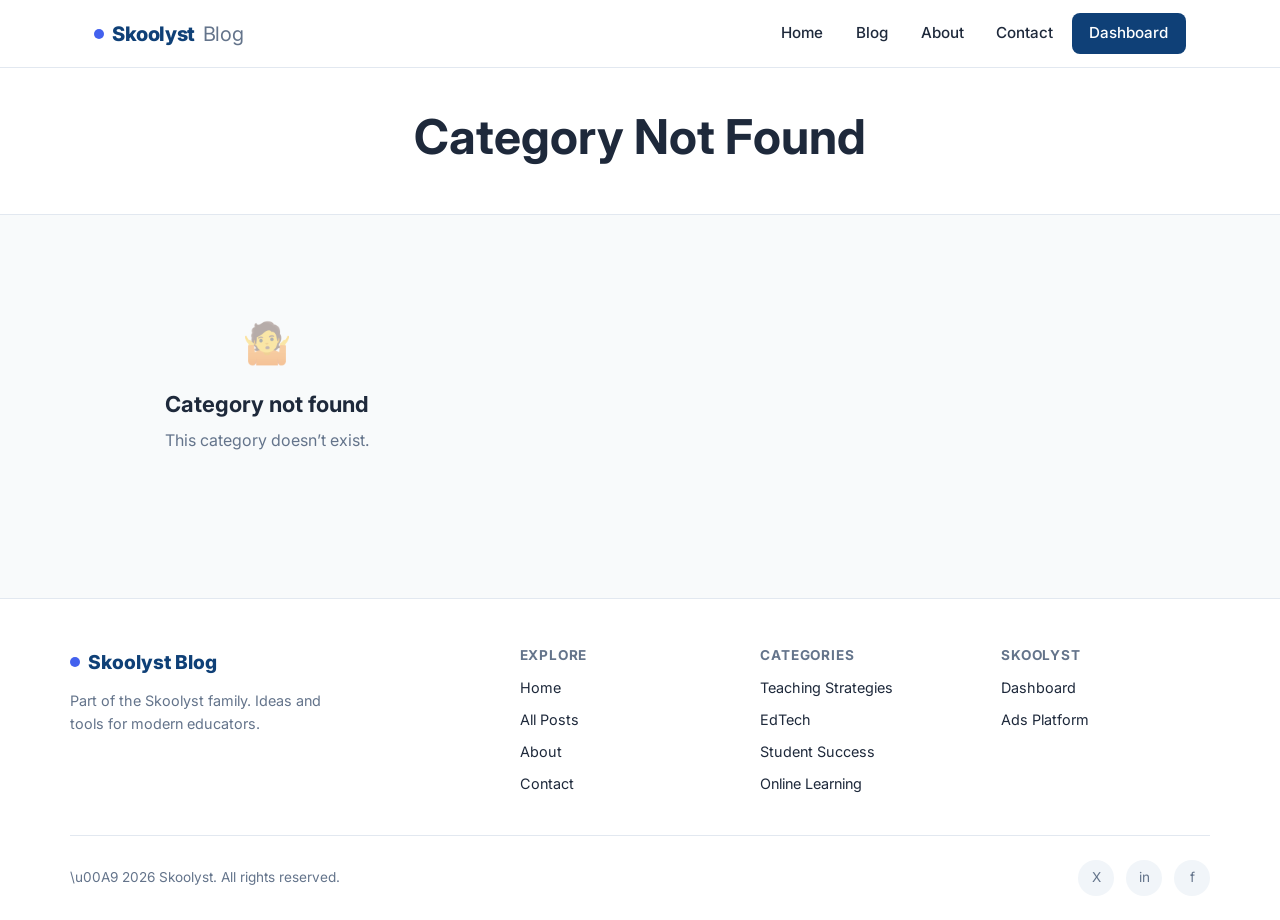
<file: category.html>
<!doctype html>
<html lang="en">
<head>
  <meta charset="UTF-8" />
  <meta name="viewport" content="width=device-width, initial-scale=1.0" />
  <title>Category \u2014 Skoolyst Blog</title>
  <meta name="description" content="Browse posts by category on the Skoolyst blog." />
  <link rel="preconnect" href="https://fonts.googleapis.com" />
  <link rel="preconnect" href="https://fonts.gstatic.com" crossorigin />
  <link href="https://fonts.googleapis.com/css2?family=Inter:wght@400;500;600;700;800&family=JetBrains+Mono:wght@400;500&display=swap" rel="stylesheet" />
  <link rel="stylesheet" href="assets/css/style.css" />
</head>
<body>
  <nav class="site-nav" aria-label="Main navigation">
    <div class="nav-inner">
      <a href="index.html" class="brand">
        <span class="brand-dot"></span>
        Skoolyst<span style="font-weight:400;color:var(--text-muted)"> Blog</span>
      </a>
      <button class="nav-toggle" aria-label="Toggle navigation" aria-expanded="false">
        <span aria-hidden="true">\u2630</span>
      </button>
      <ul class="nav-links">
        <li><a href="index.html">Home</a></li>
        <li><a href="blog.html">Blog</a></li>
        <li><a href="about.html">About</a></li>
        <li><a href="contact.html">Contact</a></li>
        <li><a href="dashboard/index.html" class="nav-cta">Dashboard</a></li>
      </ul>
    </div>
  </nav>

  <header class="archive-header">
    <h1 id="category-title">Category</h1>
    <p id="category-desc"></p>
  </header>

  <section class="section">
    <div id="category-posts" class="post-grid"></div>
  </section>

  <footer class="site-footer">
    <div class="footer-inner">
      <div class="footer-brand">
        <div class="brand">
          <span class="brand-dot"></span>
          Skoolyst Blog
        </div>
        <p>Part of the Skoolyst family. Ideas and tools for modern educators.</p>
      </div>
      <div>
        <h4>Explore</h4>
        <ul>
          <li><a href="index.html">Home</a></li>
          <li><a href="blog.html">All Posts</a></li>
          <li><a href="about.html">About</a></li>
          <li><a href="contact.html">Contact</a></li>
        </ul>
      </div>
      <div>
        <h4>Categories</h4>
        <ul>
          <li><a href="category.html?cat=teaching-strategies">Teaching Strategies</a></li>
          <li><a href="category.html?cat=edtech">EdTech</a></li>
          <li><a href="category.html?cat=student-success">Student Success</a></li>
          <li><a href="category.html?cat=online-learning">Online Learning</a></li>
        </ul>
      </div>
      <div>
        <h4>Skoolyst</h4>
        <ul>
          <li><a href="dashboard/index.html">Dashboard</a></li>
          <li><a href="https://ads.skoolyst.com" rel="noopener noreferrer">Ads Platform</a></li>
        </ul>
      </div>
    </div>
    <div class="footer-bottom">
      <span>\u00A9 2026 Skoolyst. All rights reserved.</span>
      <div class="footer-socials">
        <a href="#" aria-label="Twitter" rel="noopener noreferrer">X</a>
        <a href="#" aria-label="LinkedIn" rel="noopener noreferrer">in</a>
        <a href="#" aria-label="Facebook" rel="noopener noreferrer">f</a>
      </div>
    </div>
  </footer>

  <script src="assets/js/utils.js"></script>
  <script src="assets/js/api.js"></script>
  <script src="assets/js/components.js"></script>
  <script src="assets/js/app.js"></script>
</body>
</html>
</file>
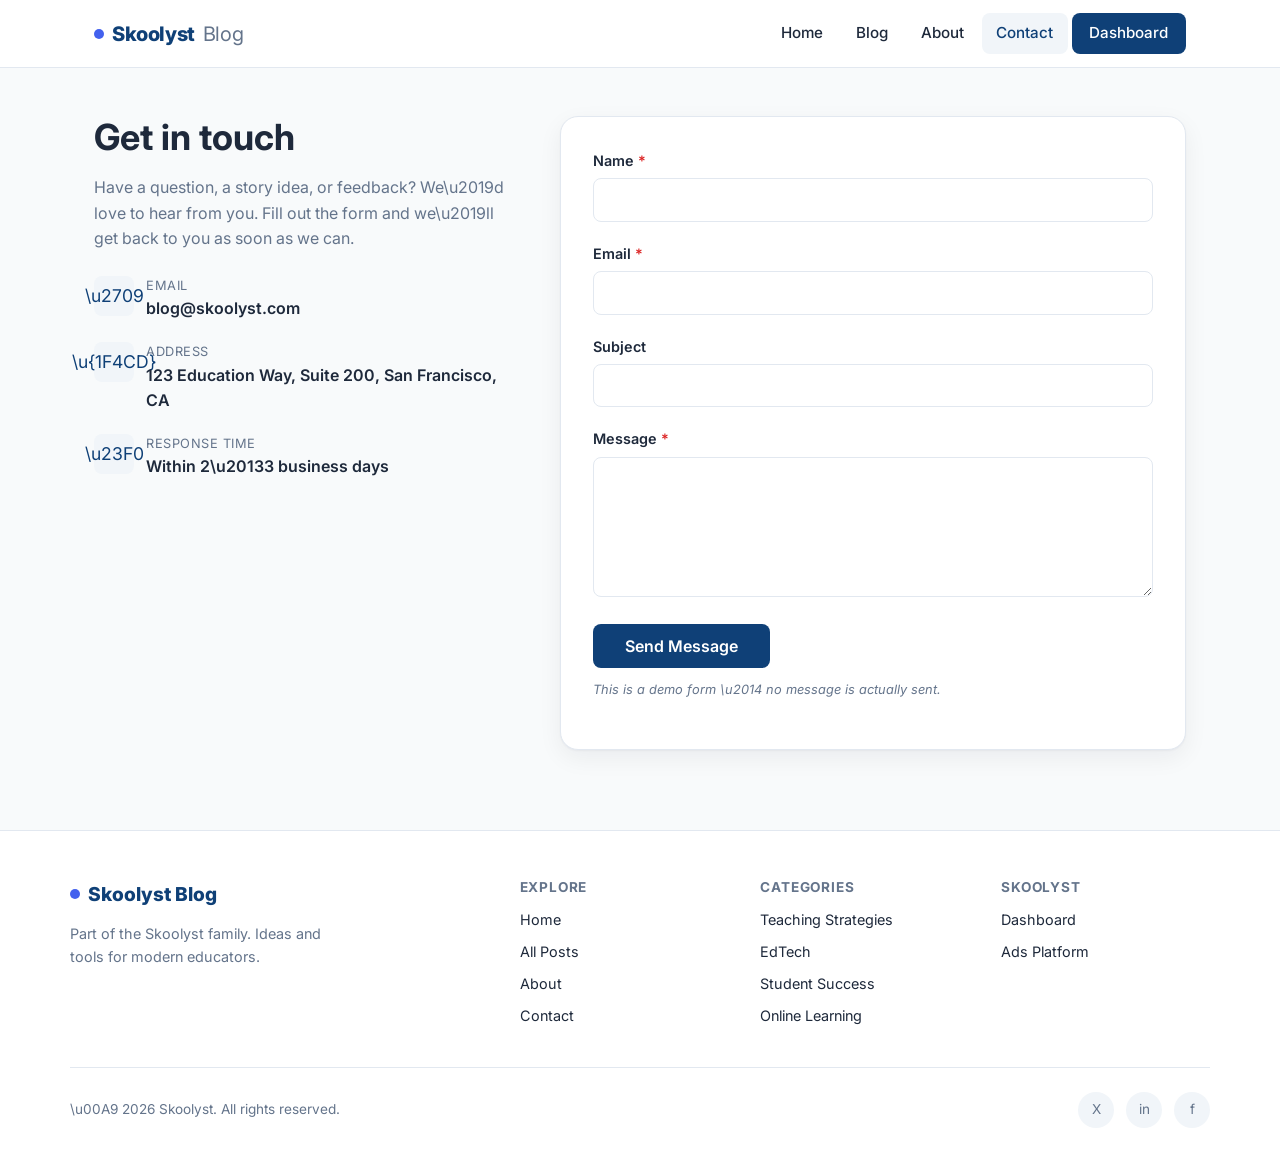
<file: contact.html>
<!doctype html>
<html lang="en">
<head>
  <meta charset="UTF-8" />
  <meta name="viewport" content="width=device-width, initial-scale=1.0" />
  <title>Contact \u2014 Skoolyst Blog</title>
  <meta name="description" content="Get in touch with the Skoolyst blog team." />
  <link rel="preconnect" href="https://fonts.googleapis.com" />
  <link rel="preconnect" href="https://fonts.gstatic.com" crossorigin />
  <link href="https://fonts.googleapis.com/css2?family=Inter:wght@400;500;600;700;800&family=JetBrains+Mono:wght@400;500&display=swap" rel="stylesheet" />
  <link rel="stylesheet" href="assets/css/style.css" />
</head>
<body>
  <nav class="site-nav" aria-label="Main navigation">
    <div class="nav-inner">
      <a href="index.html" class="brand">
        <span class="brand-dot"></span>
        Skoolyst<span style="font-weight:400;color:var(--text-muted)"> Blog</span>
      </a>
      <button class="nav-toggle" aria-label="Toggle navigation" aria-expanded="false">
        <span aria-hidden="true">\u2630</span>
      </button>
      <ul class="nav-links">
        <li><a href="index.html">Home</a></li>
        <li><a href="blog.html">Blog</a></li>
        <li><a href="about.html">About</a></li>
        <li><a href="contact.html" class="active">Contact</a></li>
        <li><a href="dashboard/index.html" class="nav-cta">Dashboard</a></li>
      </ul>
    </div>
  </nav>

  <div class="contact-wrap">
    <div class="contact-info">
      <h2>Get in touch</h2>
      <p>Have a question, a story idea, or feedback? We\u2019d love to hear from you. Fill out the form and we\u2019ll get back to you as soon as we can.</p>
      <div class="info-item">
        <div class="info-icon" aria-hidden="true">\u2709</div>
        <div>
          <div class="info-label">Email</div>
          <div class="info-value">blog@skoolyst.com</div>
        </div>
      </div>
      <div class="info-item">
        <div class="info-icon" aria-hidden="true">\u{1F4CD}</div>
        <div>
          <div class="info-label">Address</div>
          <div class="info-value">123 Education Way, Suite 200, San Francisco, CA</div>
        </div>
      </div>
      <div class="info-item">
        <div class="info-icon" aria-hidden="true">\u23F0</div>
        <div>
          <div class="info-label">Response Time</div>
          <div class="info-value">Within 2\u20133 business days</div>
        </div>
      </div>
    </div>

    <form class="contact-form" id="contact-form-el" novalidate>
      <div class="form-group">
        <label for="contact-name">Name <span style="color:var(--error)">*</span></label>
        <input type="text" id="contact-name" name="name" required />
        <div class="form-error" data-error="name"></div>
      </div>
      <div class="form-group">
        <label for="contact-email">Email <span style="color:var(--error)">*</span></label>
        <input type="email" id="contact-email" name="email" required />
        <div class="form-error" data-error="email"></div>
      </div>
      <div class="form-group">
        <label for="contact-subject">Subject</label>
        <input type="text" id="contact-subject" name="subject" />
      </div>
      <div class="form-group">
        <label for="contact-message">Message <span style="color:var(--error)">*</span></label>
        <textarea id="contact-message" name="message" required></textarea>
        <div class="form-error" data-error="message"></div>
      </div>
      <button type="submit">Send Message</button>
      <p class="form-note">This is a demo form \u2014 no message is actually sent.</p>
    </form>
  </div>

  <footer class="site-footer">
    <div class="footer-inner">
      <div class="footer-brand">
        <div class="brand">
          <span class="brand-dot"></span>
          Skoolyst Blog
        </div>
        <p>Part of the Skoolyst family. Ideas and tools for modern educators.</p>
      </div>
      <div>
        <h4>Explore</h4>
        <ul>
          <li><a href="index.html">Home</a></li>
          <li><a href="blog.html">All Posts</a></li>
          <li><a href="about.html">About</a></li>
          <li><a href="contact.html">Contact</a></li>
        </ul>
      </div>
      <div>
        <h4>Categories</h4>
        <ul>
          <li><a href="category.html?cat=teaching-strategies">Teaching Strategies</a></li>
          <li><a href="category.html?cat=edtech">EdTech</a></li>
          <li><a href="category.html?cat=student-success">Student Success</a></li>
          <li><a href="category.html?cat=online-learning">Online Learning</a></li>
        </ul>
      </div>
      <div>
        <h4>Skoolyst</h4>
        <ul>
          <li><a href="dashboard/index.html">Dashboard</a></li>
          <li><a href="https://ads.skoolyst.com" rel="noopener noreferrer">Ads Platform</a></li>
        </ul>
      </div>
    </div>
    <div class="footer-bottom">
      <span>\u00A9 2026 Skoolyst. All rights reserved.</span>
      <div class="footer-socials">
        <a href="#" aria-label="Twitter" rel="noopener noreferrer">X</a>
        <a href="#" aria-label="LinkedIn" rel="noopener noreferrer">in</a>
        <a href="#" aria-label="Facebook" rel="noopener noreferrer">f</a>
      </div>
    </div>
  </footer>

  <script src="assets/js/utils.js"></script>
  <script src="assets/js/api.js"></script>
  <script src="assets/js/components.js"></script>
  <script src="assets/js/app.js"></script>
</body>
</html>
</file>
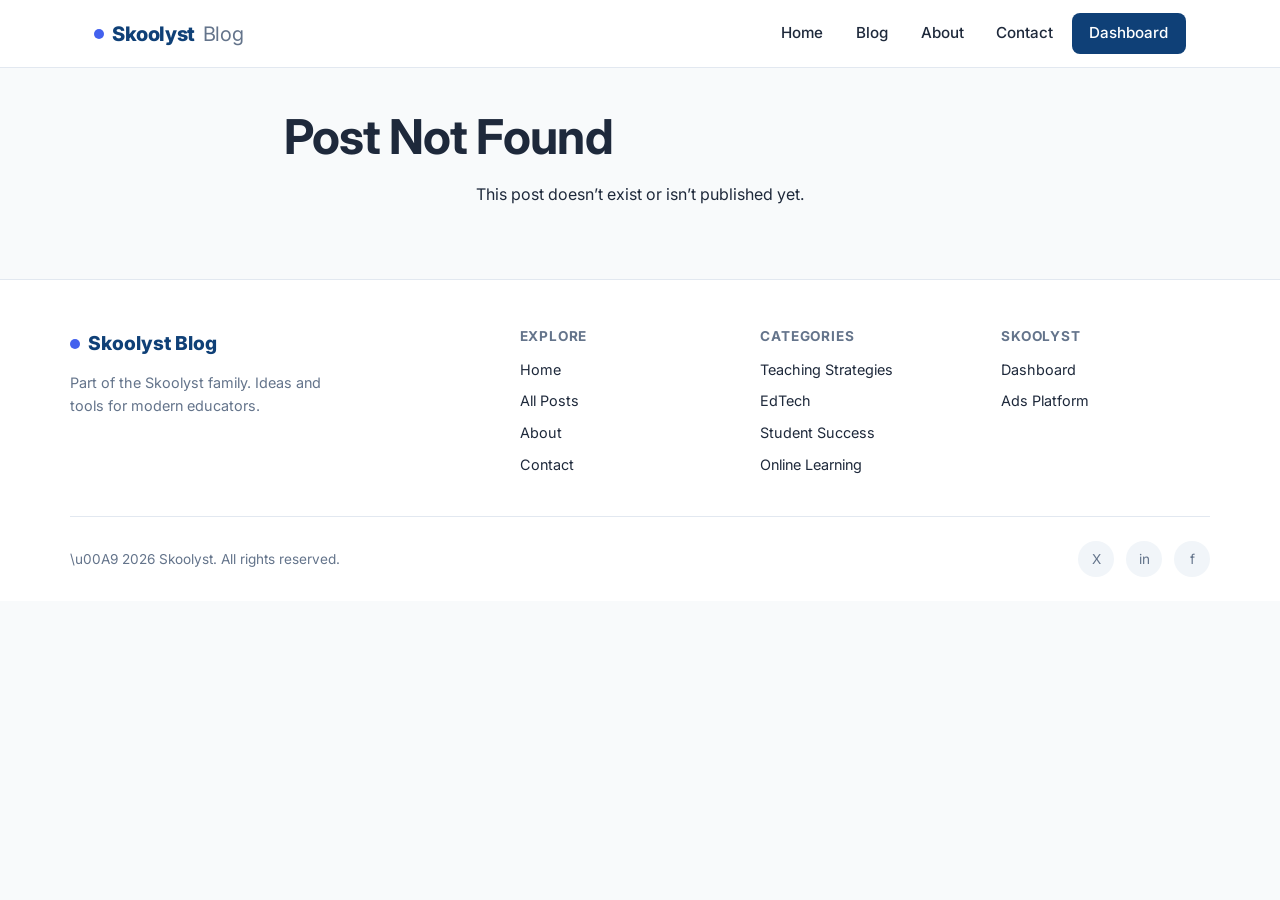
<file: post.html>
<!doctype html>
<html lang="en">
<head>
  <meta charset="UTF-8" />
  <meta name="viewport" content="width=device-width, initial-scale=1.0" />
  <title>Article \u2014 Skoolyst Blog</title>
  <meta name="description" content="Read the full article on the Skoolyst blog." />
  <link rel="preconnect" href="https://fonts.googleapis.com" />
  <link rel="preconnect" href="https://fonts.gstatic.com" crossorigin />
  <link href="https://fonts.googleapis.com/css2?family=Inter:wght@400;500;600;700;800&family=JetBrains+Mono:wght@400;500&display=swap" rel="stylesheet" />
  <link rel="stylesheet" href="assets/css/style.css" />
</head>
<body>
  <nav class="site-nav" aria-label="Main navigation">
    <div class="nav-inner">
      <a href="index.html" class="brand">
        <span class="brand-dot"></span>
        Skoolyst<span style="font-weight:400;color:var(--text-muted)"> Blog</span>
      </a>
      <button class="nav-toggle" aria-label="Toggle navigation" aria-expanded="false">
        <span aria-hidden="true">\u2630</span>
      </button>
      <ul class="nav-links">
        <li><a href="index.html">Home</a></li>
        <li><a href="blog.html">Blog</a></li>
        <li><a href="about.html">About</a></li>
        <li><a href="contact.html">Contact</a></li>
        <li><a href="dashboard/index.html" class="nav-cta">Dashboard</a></li>
      </ul>
    </div>
  </nav>

  <article id="post-content">
    <header class="post-hero" id="post-hero"></header>
    <div class="post-cover-wrap" id="post-cover-wrap"></div>
    <div class="post-body" id="post-body"></div>
    <div class="post-tags" id="post-tags"></div>
    <div class="author-block" id="author-block"></div>
    <div class="share-row" id="share-row">
      <span class="share-label">Share:</span>
      <button class="share-btn" onclick="sharePost('twitter', window.location.href, document.title)" aria-label="Share on Twitter">X</button>
      <button class="share-btn" onclick="sharePost('facebook', window.location.href, document.title)" aria-label="Share on Facebook">f</button>
      <button class="share-btn" onclick="sharePost('linkedin', window.location.href, document.title)" aria-label="Share on LinkedIn">in</button>
    </div>
    <section class="comments-section" id="comments-section">
      <h3>Comments</h3>
      <div id="comments-list"></div>
      <form class="comment-form" id="comment-form-el">
        <label for="comment-name" class="visually-hidden">Your name</label>
        <input type="text" id="comment-name" name="comment-name" placeholder="Your name" required />
        <label for="comment-email" class="visually-hidden">Your email</label>
        <input type="email" id="comment-email" name="comment-email" placeholder="Your email" required />
        <label for="comment-text" class="visually-hidden">Write a comment</label>
        <textarea id="comment-text" placeholder="Share your thoughts\u2026" required></textarea>
        <button type="submit">Post Comment</button>
        <p class="form-note">Comments are moderated and will appear once approved.</p>
      </form>
    </section>
  </article>

  <section class="related-posts" id="related-posts">
    <h3>Related Articles</h3>
  </section>

  <footer class="site-footer">
    <div class="footer-inner">
      <div class="footer-brand">
        <div class="brand">
          <span class="brand-dot"></span>
          Skoolyst Blog
        </div>
        <p>Part of the Skoolyst family. Ideas and tools for modern educators.</p>
      </div>
      <div>
        <h4>Explore</h4>
        <ul>
          <li><a href="index.html">Home</a></li>
          <li><a href="blog.html">All Posts</a></li>
          <li><a href="about.html">About</a></li>
          <li><a href="contact.html">Contact</a></li>
        </ul>
      </div>
      <div>
        <h4>Categories</h4>
        <ul>
          <li><a href="category.html?cat=teaching-strategies">Teaching Strategies</a></li>
          <li><a href="category.html?cat=edtech">EdTech</a></li>
          <li><a href="category.html?cat=student-success">Student Success</a></li>
          <li><a href="category.html?cat=online-learning">Online Learning</a></li>
        </ul>
      </div>
      <div>
        <h4>Skoolyst</h4>
        <ul>
          <li><a href="dashboard/index.html">Dashboard</a></li>
          <li><a href="https://ads.skoolyst.com" rel="noopener noreferrer">Ads Platform</a></li>
        </ul>
      </div>
    </div>
    <div class="footer-bottom">
      <span>\u00A9 2026 Skoolyst. All rights reserved.</span>
      <div class="footer-socials">
        <a href="#" aria-label="Twitter" rel="noopener noreferrer">X</a>
        <a href="#" aria-label="LinkedIn" rel="noopener noreferrer">in</a>
        <a href="#" aria-label="Facebook" rel="noopener noreferrer">f</a>
      </div>
    </div>
  </footer>

  <script src="assets/js/utils.js"></script>
  <script src="assets/js/api.js"></script>
  <script src="assets/js/components.js"></script>
  <script src="assets/js/app.js"></script>
</body>
</html>
</file>
<file: assets/css/style.css>
/* ============================================================
   style.css — public site styles + shared design tokens
   blog.skoolyst.com
   ============================================================ */

:root {
  /* Brand */
  --primary: #0f4077;
  --primary-hover: #0a2d52;
  --secondary: #4361ee;
  --secondary-hover: #3451d4;

  /* Neutrals */
  --bg: #f8fafb;
  --bg-alt: #f1f5f9;
  --border: #e2e8f0;
  --text: #1e293b;
  --text-muted: #64748b;
  --white: #ffffff;

  /* Status */
  --success: #16a34a;
  --success-bg: #dcfce7;
  --warning: #d97706;
  --warning-bg: #fef3c7;
  --error: #dc2626;
  --error-bg: #fee2e2;
  --info: #0284c7;
  --info-bg: #e0f2fe;

  /* Radius */
  --radius-sm: 8px;
  --radius: 12px;
  --radius-lg: 18px;

  /* Shadow */
  --shadow: 0 1px 2px rgba(15, 23, 42, .04), 0 8px 24px rgba(15, 23, 42, .06);
  --shadow-hover: 0 4px 8px rgba(15, 23, 42, .06), 0 16px 40px rgba(15, 23, 42, .10);
  --shadow-sm: 0 1px 2px rgba(15, 23, 42, .05);

  /* Layout */
  --nav-height: 68px;
  --max-width: 1140px;

  /* Font */
  --font-sans: 'Inter', system-ui, -apple-system, 'Segoe UI', Roboto, sans-serif;
  --font-mono: 'JetBrains Mono', 'SF Mono', Consolas, monospace;
}

/* ---- Reset ---- */
*, *::before, *::after { box-sizing: border-box; }

html { scroll-behavior: smooth; }

body {
  margin: 0;
  font-family: var(--font-sans);
  font-size: 16px;
  line-height: 1.6;
  color: var(--text);
  background-color: var(--bg);
  -webkit-font-smoothing: antialiased;
  -moz-osx-font-smoothing: grayscale;
}

a { color: var(--secondary); text-decoration: none; transition: color .2s; }
a:hover { color: var(--primary); }

img { max-width: 100%; height: auto; display: block; }

h1, h2, h3, h4, h5, h6 {
  font-weight: 700;
  line-height: 1.2;
  color: var(--text);
  margin: 0 0 .5em;
}

h1 { font-size: clamp(2rem, 5vw, 3rem); }
h2 { font-size: clamp(1.5rem, 3.5vw, 2.25rem); }
h3 { font-size: 1.375rem; }
h4 { font-size: 1.125rem; }

p { margin: 0 0 1rem; }

:focus-visible {
  outline: 3px solid var(--secondary);
  outline-offset: 2px;
  border-radius: 4px;
}

/* ---- Navbar ---- */
.site-nav {
  position: sticky;
  top: 0;
  z-index: 1030;
  background: rgba(255, 255, 255, .92);
  backdrop-filter: saturate(180%) blur(12px);
  -webkit-backdrop-filter: saturate(180%) blur(12px);
  border-bottom: 1px solid var(--border);
  height: var(--nav-height);
  display: flex;
  align-items: center;
}

.site-nav .nav-inner {
  width: 100%;
  max-width: var(--max-width);
  margin: 0 auto;
  padding: 0 1.5rem;
  display: flex;
  align-items: center;
  justify-content: space-between;
  gap: 1rem;
}

.site-nav .brand {
  display: flex;
  align-items: center;
  gap: .5rem;
  font-weight: 800;
  font-size: 1.25rem;
  color: var(--primary);
  letter-spacing: -.02em;
}

.site-nav .brand .brand-dot {
  width: 10px;
  height: 10px;
  border-radius: 50%;
  background: var(--secondary);
  flex-shrink: 0;
}

.site-nav .nav-links {
  display: flex;
  align-items: center;
  gap: .25rem;
  list-style: none;
  margin: 0;
  padding: 0;
}

.site-nav .nav-links a {
  display: block;
  padding: .5rem .9rem;
  border-radius: var(--radius-sm);
  color: var(--text);
  font-weight: 500;
  font-size: .95rem;
  transition: background .2s, color .2s;
}

.site-nav .nav-links a:hover,
.site-nav .nav-links a.active {
  background: var(--bg-alt);
  color: var(--primary);
}

.site-nav .nav-links .nav-cta {
  background: var(--primary);
  color: #fff;
  padding: .5rem 1.1rem;
}
.site-nav .nav-links .nav-cta:hover {
  background: var(--primary-hover);
  color: #fff;
}

.site-nav .nav-toggle {
  display: none;
  background: none;
  border: none;
  padding: .5rem;
  cursor: pointer;
  font-size: 1.5rem;
  color: var(--text);
  line-height: 1;
}

/* Mobile nav */
@media (max-width: 768px) {
  .site-nav .nav-toggle { display: block; }
  .site-nav .nav-links {
    position: fixed;
    top: var(--nav-height);
    left: 0;
    right: 0;
    flex-direction: column;
    align-items: stretch;
    background: #fff;
    border-bottom: 1px solid var(--border);
    padding: .75rem;
    gap: .25rem;
    box-shadow: var(--shadow);
    transform: translateY(-130%);
    transition: transform .3s ease;
  }
  .site-nav .nav-links.open { transform: translateY(0); }
  .site-nav .nav-links a { padding: .75rem 1rem; }
}

/* ---- Hero ---- */
.hero {
  padding: 4rem 1.5rem 3rem;
  text-align: center;
  background: linear-gradient(180deg, #fff 0%, var(--bg) 100%);
}

.hero .hero-eyebrow {
  display: inline-block;
  font-size: .8rem;
  font-weight: 600;
  text-transform: uppercase;
  letter-spacing: .08em;
  color: var(--secondary);
  margin-bottom: 1rem;
}

.hero h1 {
  max-width: 720px;
  margin: 0 auto 1rem;
  letter-spacing: -.03em;
}

.hero .hero-sub {
  font-size: 1.15rem;
  color: var(--text-muted);
  max-width: 560px;
  margin: 0 auto 2rem;
}

.hero .hero-search {
  display: flex;
  max-width: 480px;
  margin: 0 auto;
  gap: .5rem;
}

.hero .hero-search input {
  flex: 1;
  padding: .75rem 1rem;
  border: 1px solid var(--border);
  border-radius: var(--radius-sm);
  font-size: 1rem;
  font-family: inherit;
  background: #fff;
  transition: border-color .2s, box-shadow .2s;
}
.hero .hero-search input:focus {
  outline: none;
  border-color: var(--secondary);
  box-shadow: 0 0 0 3px rgba(67, 97, 238, .15);
}

.hero .hero-search button {
  padding: .75rem 1.5rem;
  background: var(--primary);
  color: #fff;
  border: none;
  border-radius: var(--radius-sm);
  font-weight: 600;
  font-family: inherit;
  cursor: pointer;
  transition: background .2s;
  white-space: nowrap;
}
.hero .hero-search button:hover { background: var(--primary-hover); }

/* ---- Section ---- */
.section {
  max-width: var(--max-width);
  margin: 0 auto;
  padding: 3rem 1.5rem;
}

.section-header {
  display: flex;
  align-items: center;
  justify-content: space-between;
  margin-bottom: 2rem;
  flex-wrap: wrap;
  gap: 1rem;
}

.section-header h2 {
  margin: 0;
}

.section-header a {
  font-weight: 600;
  font-size: .95rem;
}

/* ---- Post Card ---- */
.post-grid {
  display: grid;
  grid-template-columns: repeat(auto-fill, minmax(320px, 1fr));
  gap: 1.75rem;
}

.post-card {
  background: #fff;
  border: 1px solid var(--border);
  border-radius: var(--radius);
  overflow: hidden;
  box-shadow: var(--shadow);
  transition: box-shadow .25s, transform .25s;
  display: flex;
  flex-direction: column;
}
.post-card:hover {
  box-shadow: var(--shadow-hover);
  transform: translateY(-3px);
}

.post-card .card-cover {
  aspect-ratio: 16 / 9;
  overflow: hidden;
  background: var(--bg-alt);
}
.post-card .card-cover img {
  width: 100%;
  height: 100%;
  object-fit: cover;
  transition: transform .4s;
}
.post-card:hover .card-cover img { transform: scale(1.04); }

.post-card .card-body {
  padding: 1.25rem;
  display: flex;
  flex-direction: column;
  flex: 1;
}

.post-card .card-chip {
  display: inline-block;
  font-size: .75rem;
  font-weight: 600;
  text-transform: uppercase;
  letter-spacing: .04em;
  padding: .25rem .6rem;
  border-radius: 100px;
  margin-bottom: .75rem;
  align-self: flex-start;
}

.post-card .card-title {
  font-size: 1.15rem;
  font-weight: 700;
  line-height: 1.3;
  margin: 0 0 .5rem;
  color: var(--text);
}
.post-card .card-title a { color: inherit; }
.post-card .card-title a:hover { color: var(--primary); }

.post-card .card-excerpt {
  font-size: .9rem;
  color: var(--text-muted);
  margin: 0 0 1rem;
  flex: 1;
}

.post-card .card-meta {
  display: flex;
  align-items: center;
  gap: .6rem;
  font-size: .85rem;
  color: var(--text-muted);
}

.post-card .card-meta img {
  width: 28px;
  height: 28px;
  border-radius: 50%;
  object-fit: cover;
}

.post-card .card-meta .meta-dot {
  width: 3px;
  height: 3px;
  border-radius: 50%;
  background: var(--text-muted);
  flex-shrink: 0;
}

/* ---- Featured (large) card ---- */
.post-card.featured {
  grid-column: 1 / -1;
  display: grid;
  grid-template-columns: 1.1fr 1fr;
}
.post-card.featured .card-cover { aspect-ratio: auto; min-height: 280px; }
.post-card.featured .card-body { padding: 2.5rem; justify-content: center; }
.post-card.featured .card-title { font-size: 1.75rem; }
.post-card.featured .card-excerpt { font-size: 1rem; }

@media (max-width: 768px) {
  .post-card.featured { grid-template-columns: 1fr; }
  .post-card.featured .card-cover { min-height: 200px; }
  .post-card.featured .card-body { padding: 1.5rem; }
  .post-card.featured .card-title { font-size: 1.35rem; }
}

/* ---- Category chips ---- */
.chip-row {
  display: flex;
  flex-wrap: wrap;
  gap: .5rem;
  margin-bottom: 2rem;
}

.chip {
  display: inline-block;
  padding: .4rem .9rem;
  border-radius: 100px;
  font-size: .85rem;
  font-weight: 600;
  background: #fff;
  border: 1px solid var(--border);
  color: var(--text-muted);
  cursor: pointer;
  transition: all .2s;
  text-decoration: none;
}
.chip:hover { border-color: var(--secondary); color: var(--secondary); }
.chip.active {
  background: var(--primary);
  border-color: var(--primary);
  color: #fff;
}

/* ---- Newsletter ---- */
.newsletter {
  background: var(--primary);
  border-radius: var(--radius-lg);
  padding: 3rem;
  text-align: center;
  color: #fff;
  margin: 2rem auto;
  max-width: var(--max-width);
}
.newsletter h2 { color: #fff; margin-bottom: .5rem; }
.newsletter p { color: rgba(255,255,255,.85); margin-bottom: 1.5rem; }
.newsletter form {
  display: flex;
  max-width: 440px;
  margin: 0 auto;
  gap: .5rem;
}
.newsletter input {
  flex: 1;
  padding: .75rem 1rem;
  border: none;
  border-radius: var(--radius-sm);
  font-size: 1rem;
  font-family: inherit;
}
.newsletter button {
  padding: .75rem 1.5rem;
  background: var(--secondary);
  color: #fff;
  border: none;
  border-radius: var(--radius-sm);
  font-weight: 600;
  cursor: pointer;
  font-family: inherit;
  white-space: nowrap;
  transition: background .2s;
}
.newsletter button:hover { background: var(--secondary-hover); }

@media (max-width: 576px) {
  .newsletter { padding: 2rem 1.25rem; }
  .newsletter form { flex-direction: column; }
}

/* ---- Footer ---- */
.site-footer {
  background: #fff;
  border-top: 1px solid var(--border);
  padding: 3rem 1.5rem 1.5rem;
  margin-top: 2rem;
}
.site-footer .footer-inner {
  max-width: var(--max-width);
  margin: 0 auto;
  display: grid;
  grid-template-columns: 2fr 1fr 1fr 1fr;
  gap: 2rem;
}
.site-footer .footer-brand .brand {
  display: flex;
  align-items: center;
  gap: .5rem;
  font-weight: 800;
  font-size: 1.2rem;
  color: var(--primary);
  margin-bottom: .75rem;
}
.site-footer .footer-brand .brand .brand-dot {
  width: 10px; height: 10px; border-radius: 50%;
  background: var(--secondary);
}
.site-footer .footer-brand p {
  color: var(--text-muted);
  font-size: .9rem;
  max-width: 280px;
}
.site-footer h4 {
  font-size: .85rem;
  text-transform: uppercase;
  letter-spacing: .06em;
  color: var(--text-muted);
  margin-bottom: .75rem;
}
.site-footer ul {
  list-style: none;
  padding: 0;
  margin: 0;
}
.site-footer ul li { margin-bottom: .4rem; }
.site-footer ul a {
  color: var(--text);
  font-size: .9rem;
}
.site-footer ul a:hover { color: var(--secondary); }

.site-footer .footer-bottom {
  max-width: var(--max-width);
  margin: 2rem auto 0;
  padding-top: 1.5rem;
  border-top: 1px solid var(--border);
  display: flex;
  justify-content: space-between;
  align-items: center;
  font-size: .85rem;
  color: var(--text-muted);
  flex-wrap: wrap;
  gap: .5rem;
}
.site-footer .footer-socials { display: flex; gap: .75rem; }
.site-footer .footer-socials a {
  width: 36px; height: 36px;
  display: flex; align-items: center; justify-content: center;
  border-radius: 50%;
  background: var(--bg-alt);
  color: var(--text-muted);
  transition: background .2s, color .2s;
}
.site-footer .footer-socials a:hover { background: var(--primary); color: #fff; }

@media (max-width: 768px) {
  .site-footer .footer-inner { grid-template-columns: 1fr 1fr; }
}
@media (max-width: 480px) {
  .site-footer .footer-inner { grid-template-columns: 1fr; }
}

/* ---- Single Post ---- */
.post-hero {
  max-width: 760px;
  margin: 0 auto;
  padding: 2.5rem 1.5rem 1.5rem;
  text-align: center;
}

.post-hero .post-chip {
  display: inline-block;
  font-size: .75rem;
  font-weight: 600;
  text-transform: uppercase;
  letter-spacing: .04em;
  padding: .3rem .7rem;
  border-radius: 100px;
  margin-bottom: 1rem;
}

.post-hero h1 {
  margin: 0 0 1rem;
  letter-spacing: -.02em;
  text-align: left;
}

.post-hero .post-meta {
  display: flex;
  align-items: center;
  justify-content: flex-start;
  gap: .75rem;
  font-size: .9rem;
  color: var(--text-muted);
  flex-wrap: wrap;
}
.post-hero .post-meta img {
  width: 40px; height: 40px; border-radius: 50%; object-fit: cover;
}
.post-hero .post-meta .meta-dot {
  width: 4px; height: 4px; border-radius: 50%; background: var(--text-muted);
}

.post-cover-wrap {
  max-width: 960px;
  margin: 1.5rem auto;
  padding: 0 1.5rem;
}
.post-cover-wrap img {
  width: 100%;
  border-radius: var(--radius-lg);
  box-shadow: var(--shadow);
  aspect-ratio: 16 / 8;
  object-fit: cover;
}

.post-body {
  max-width: 720px;
  margin: 0 auto;
  padding: 2rem 1.5rem;
  font-size: 1.1rem;
  line-height: 1.75;
  color: var(--text);
}

.post-body h2 {
  font-size: 1.5rem;
  margin-top: 2.5rem;
  margin-bottom: .75rem;
}

.post-body p { margin-bottom: 1.25rem; }

.post-body code {
  font-family: var(--font-mono);
  background: var(--bg-alt);
  padding: .15em .4em;
  border-radius: 4px;
  font-size: .9em;
}

.post-tags {
  max-width: 720px;
  margin: 2rem auto;
  padding: 0 1.5rem;
  display: flex;
  gap: .5rem;
  flex-wrap: wrap;
}
.post-tags .tag {
  font-size: .8rem;
  font-weight: 600;
  padding: .3rem .7rem;
  border-radius: 100px;
  background: var(--bg-alt);
  color: var(--text-muted);
}

/* ---- Author bio block ---- */
.author-block {
  max-width: 720px;
  margin: 2rem auto;
  padding: 1.5rem;
  background: #fff;
  border: 1px solid var(--border);
  border-radius: var(--radius);
  display: flex;
  gap: 1.25rem;
  align-items: center;
  box-shadow: var(--shadow-sm);
}
.author-block img {
  width: 64px; height: 64px; border-radius: 50%; object-fit: cover; flex-shrink: 0;
}
.author-block .author-name { font-weight: 700; font-size: 1.1rem; margin: 0 0 .25rem; }
.author-block .author-bio { font-size: .9rem; color: var(--text-muted); margin: 0; }

/* ---- Share buttons ---- */
.share-row {
  max-width: 720px;
  margin: 1rem auto 2rem;
  padding: 0 1.5rem;
  display: flex;
  align-items: center;
  gap: .75rem;
}
.share-row .share-label { font-weight: 600; font-size: .9rem; color: var(--text-muted); }
.share-row .share-btn {
  width: 40px; height: 40px;
  display: flex; align-items: center; justify-content: center;
  border-radius: 50%;
  border: 1px solid var(--border);
  background: #fff;
  color: var(--text);
  cursor: pointer;
  transition: all .2s;
  font-size: 1rem;
}
.share-row .share-btn:hover { background: var(--primary); color: #fff; border-color: var(--primary); }

/* ---- Comments ---- */
.comments-section {
  max-width: 720px;
  margin: 2rem auto 3rem;
  padding: 0 1.5rem;
}
.comments-section h3 { margin-bottom: 1.5rem; }
.comment {
  display: flex;
  gap: 1rem;
  padding: 1.25rem 0;
  border-bottom: 1px solid var(--border);
}
.comment img { width: 44px; height: 44px; border-radius: 50%; object-fit: cover; flex-shrink: 0; }
.comment .comment-head {
  display: flex; align-items: center; gap: .5rem;
  margin-bottom: .25rem;
}
.comment .comment-author { font-weight: 600; font-size: .9rem; }
.comment .comment-date { font-size: .8rem; color: var(--text-muted); }
.comment .comment-body { font-size: .95rem; color: var(--text); margin: 0; }

.comment-form {
  margin-top: 2rem;
  padding: 1.5rem;
  background: #fff;
  border: 1px solid var(--border);
  border-radius: var(--radius);
}
.comment-form .form-note {
  font-size: .8rem;
  color: var(--text-muted);
  margin-top: .5rem;
  font-style: italic;
}
.comment-form input,
.comment-form textarea {
  width: 100%;
  padding: .75rem 1rem;
  border: 1px solid var(--border);
  border-radius: var(--radius-sm);
  font-family: inherit;
  font-size: .95rem;
  margin-bottom: .75rem;
}
.comment-form textarea { min-height: 100px; resize: vertical; }
.comment-form input:focus,
.comment-form textarea:focus {
  outline: none;
  border-color: var(--secondary);
  box-shadow: 0 0 0 3px rgba(67,97,238,.15);
}
.comment-form button {
  padding: .6rem 1.4rem;
  background: var(--primary);
  color: #fff;
  border: none;
  border-radius: var(--radius-sm);
  font-weight: 600;
  cursor: pointer;
  font-family: inherit;
  transition: background .2s;
}
.comment-form button:hover { background: var(--primary-hover); }

/* ---- Related posts ---- */
.related-posts {
  max-width: var(--max-width);
  margin: 0 auto;
  padding: 2rem 1.5rem 3rem;
}
.related-posts h3 { margin-bottom: 1.5rem; }

/* ---- Archive / Blog page ---- */
.archive-header {
  background: #fff;
  border-bottom: 1px solid var(--border);
  padding: 2.5rem 1.5rem;
  text-align: center;
}
.archive-header h1 { margin: 0 0 .5rem; }
.archive-header p { color: var(--text-muted); margin: 0; }

.filter-bar {
  max-width: var(--max-width);
  margin: 0 auto;
  padding: 1.5rem 1.5rem 0;
  display: flex;
  gap: 1rem;
  flex-wrap: wrap;
  align-items: center;
  justify-content: space-between;
}
.filter-bar .search-box {
  position: relative;
  flex: 1;
  min-width: 240px;
  max-width: 360px;
}
.filter-bar .search-box input {
  width: 100%;
  padding: .6rem 1rem .6rem 2.4rem;
  border: 1px solid var(--border);
  border-radius: var(--radius-sm);
  font-family: inherit;
  font-size: .95rem;
  background: #fff;
}
.filter-bar .search-box input:focus {
  outline: none;
  border-color: var(--secondary);
  box-shadow: 0 0 0 3px rgba(67,97,238,.15);
}
.filter-bar .search-box .search-icon {
  position: absolute;
  left: .8rem; top: 50%; transform: translateY(-50%);
  color: var(--text-muted);
  font-size: 1rem;
}
.filter-bar select {
  padding: .6rem 2rem .6rem 1rem;
  border: 1px solid var(--border);
  border-radius: var(--radius-sm);
  font-family: inherit;
  font-size: .95rem;
  background: #fff;
  cursor: pointer;
  appearance: none;
  background-image: url("data:image/svg+xml,%3Csvg xmlns='http://www.w3.org/2000/svg' width='12' height='12' fill='%2364748b' viewBox='0 0 16 16'%3E%3Cpath d='M7.247 11.14 2.451 5.658C1.885 5.013 2.345 4 3.204 4h9.592a1 1 0 0 1 .753 1.659l-4.796 5.48a1 1 0 0 1-1.506.001z'/%3E%3C/svg%3E");
  background-repeat: no-repeat;
  background-position: right .7rem center;
}

/* ---- Pagination ---- */
.pagination {
  display: flex;
  justify-content: center;
  gap: .4rem;
  margin: 2.5rem 0;
}
.pagination button, .pagination span {
  min-width: 40px;
  height: 40px;
  padding: 0 .75rem;
  display: flex;
  align-items: center;
  justify-content: center;
  border: 1px solid var(--border);
  background: #fff;
  border-radius: var(--radius-sm);
  font-family: inherit;
  font-size: .9rem;
  font-weight: 600;
  color: var(--text);
  cursor: pointer;
  transition: all .2s;
}
.pagination button:hover { border-color: var(--secondary); color: var(--secondary); }
.pagination .active {
  background: var(--primary);
  border-color: var(--primary);
  color: #fff;
}
.pagination .disabled {
  opacity: .4;
  cursor: default;
}

/* ---- About page ---- */
.about-hero {
  max-width: 760px;
  margin: 0 auto;
  padding: 3rem 1.5rem 2rem;
  text-align: center;
}
.about-hero h1 { margin-bottom: 1rem; }
.about-hero p { font-size: 1.15rem; color: var(--text-muted); }

.about-content {
  max-width: 720px;
  margin: 0 auto;
  padding: 1rem 1.5rem 3rem;
  font-size: 1.1rem;
  line-height: 1.75;
}
.about-content h2 { margin-top: 2.5rem; }

.team-grid {
  max-width: var(--max-width);
  margin: 0 auto;
  padding: 0 1.5rem 3rem;
  display: grid;
  grid-template-columns: repeat(auto-fill, minmax(240px, 1fr));
  gap: 1.5rem;
}
.team-card {
  background: #fff;
  border: 1px solid var(--border);
  border-radius: var(--radius);
  padding: 2rem 1.5rem;
  text-align: center;
  box-shadow: var(--shadow);
}
.team-card img {
  width: 80px; height: 80px; border-radius: 50%; object-fit: cover;
  margin: 0 auto 1rem;
}
.team-card .team-name { font-weight: 700; margin: 0 0 .25rem; }
.team-card .team-role { font-size: .85rem; color: var(--secondary); font-weight: 600; margin-bottom: .5rem; }
.team-card .team-bio { font-size: .85rem; color: var(--text-muted); margin: 0; }

/* ---- Contact page ---- */
.contact-wrap {
  max-width: var(--max-width);
  margin: 0 auto;
  padding: 3rem 1.5rem;
  display: grid;
  grid-template-columns: 1fr 1.5fr;
  gap: 3rem;
}
@media (max-width: 768px) { .contact-wrap { grid-template-columns: 1fr; } }

.contact-info h2 { margin-bottom: 1rem; }
.contact-info p { color: var(--text-muted); margin-bottom: 1.5rem; }
.contact-info .info-item {
  display: flex; gap: .75rem; align-items: flex-start;
  margin-bottom: 1.25rem;
}
.contact-info .info-item .info-icon {
  width: 40px; height: 40px; flex-shrink: 0;
  display: flex; align-items: center; justify-content: center;
  border-radius: var(--radius-sm);
  background: var(--bg-alt);
  color: var(--primary);
  font-size: 1.1rem;
}
.contact-info .info-item .info-label { font-size: .8rem; color: var(--text-muted); text-transform: uppercase; letter-spacing: .04em; }
.contact-info .info-item .info-value { font-weight: 600; }

.contact-form {
  background: #fff;
  border: 1px solid var(--border);
  border-radius: var(--radius-lg);
  padding: 2rem;
  box-shadow: var(--shadow);
}
.contact-form .form-group { margin-bottom: 1.25rem; }
.contact-form label {
  display: block;
  font-weight: 600;
  font-size: .9rem;
  margin-bottom: .4rem;
}
.contact-form input,
.contact-form textarea {
  width: 100%;
  padding: .7rem 1rem;
  border: 1px solid var(--border);
  border-radius: var(--radius-sm);
  font-family: inherit;
  font-size: .95rem;
  background: #fff;
  transition: border-color .2s, box-shadow .2s;
}
.contact-form input:focus,
.contact-form textarea:focus {
  outline: none;
  border-color: var(--secondary);
  box-shadow: 0 0 0 3px rgba(67,97,238,.15);
}
.contact-form textarea { min-height: 140px; resize: vertical; }
.contact-form .form-error {
  font-size: .8rem;
  color: var(--error);
  margin-top: .3rem;
  display: none;
}
.contact-form .form-error.show { display: block; }
.contact-form button {
  padding: .75rem 2rem;
  background: var(--primary);
  color: #fff;
  border: none;
  border-radius: var(--radius-sm);
  font-weight: 600;
  cursor: pointer;
  font-family: inherit;
  font-size: 1rem;
  transition: background .2s;
}
.contact-form button:hover { background: var(--primary-hover); }
.contact-form .form-note {
  margin-top: .75rem;
  font-size: .8rem;
  color: var(--text-muted);
  font-style: italic;
}

/* ---- Toast (shared) ---- */
.toast-container {
  position: fixed;
  top: 1.5rem;
  right: 1.5rem;
  z-index: 9999;
  display: flex;
  flex-direction: column;
  gap: .5rem;
  pointer-events: none;
}
.toast {
  background: #fff;
  border: 1px solid var(--border);
  border-radius: var(--radius-sm);
  padding: .85rem 1.25rem;
  box-shadow: var(--shadow-hover);
  font-size: .9rem;
  font-weight: 500;
  display: flex;
  align-items: center;
  gap: .5rem;
  min-width: 260px;
  max-width: 380px;
  pointer-events: auto;
  animation: toastIn .3s ease;
  border-left: 4px solid var(--text-muted);
}
.toast.success { border-left-color: var(--success); }
.toast.error { border-left-color: var(--error); }
.toast.info { border-left-color: var(--info); }
.toast .toast-icon { font-size: 1.1rem; }
.toast.removing { animation: toastOut .25s ease forwards; }

@keyframes toastIn {
  from { opacity: 0; transform: translateX(40px); }
  to { opacity: 1; transform: translateX(0); }
}
@keyframes toastOut {
  from { opacity: 1; transform: translateX(0); }
  to { opacity: 0; transform: translateX(40px); }
}

/* ---- Empty state ---- */
.empty-state {
  text-align: center;
  padding: 3rem 1.5rem;
  color: var(--text-muted);
}
.empty-state .empty-icon { font-size: 2.5rem; margin-bottom: 1rem; opacity: .4; }
.empty-state h3 { color: var(--text); }

/* ---- Utility ---- */
.visually-hidden {
  position: absolute;
  width: 1px; height: 1px;
  padding: 0; margin: -1px;
  overflow: hidden;
  clip: rect(0,0,0,0);
  white-space: nowrap;
  border: 0;
}

@media (prefers-reduced-motion: reduce) {
  *, *::before, *::after {
    animation-duration: .01ms !important;
    transition-duration: .01ms !important;
  }
  html { scroll-behavior: auto; }
}
</file>
